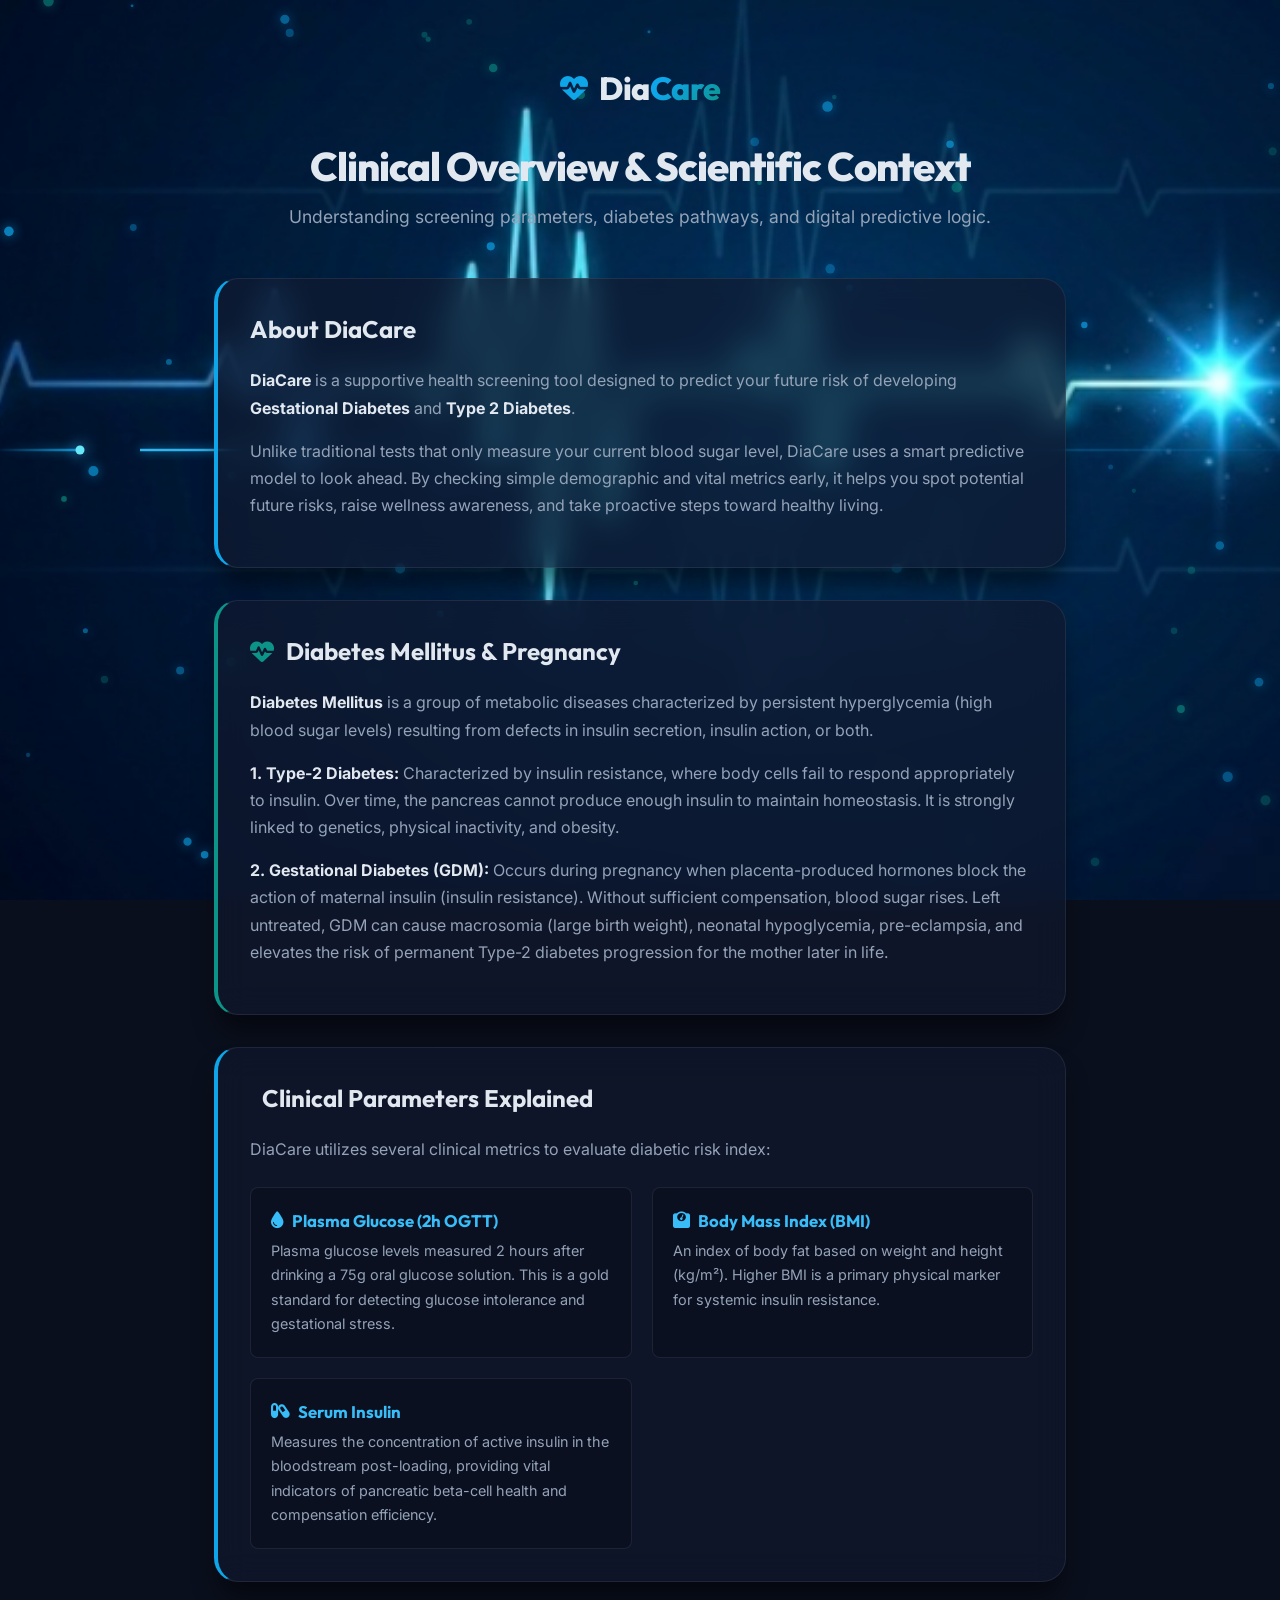
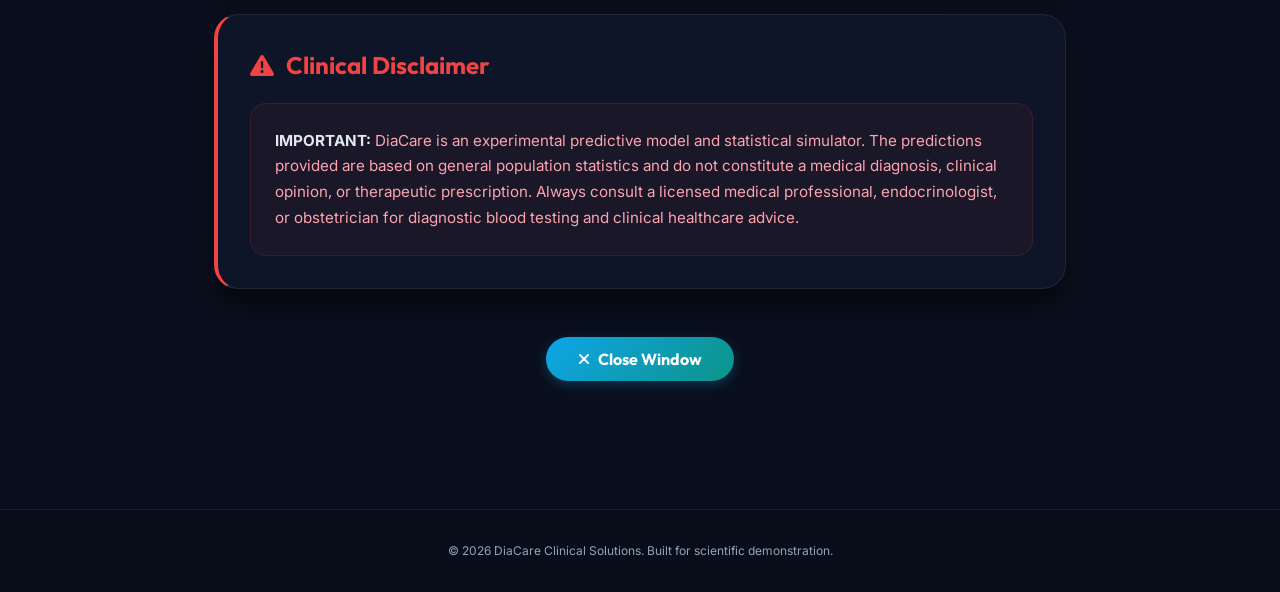
<file: templates/about.html>
<!DOCTYPE html>
<html lang="en">
<head>
    <meta charset="UTF-8">
    <meta name="viewport" content="width=device-width, initial-scale=1.0">
    <title>About DiaCare | Scientific Details</title>
    <meta name="description" content="Learn about gestational and type-2 diabetes risk factors and the DiaCare predictive platform.">
    <!-- Google Fonts -->
    <link rel="preconnect" href="https://fonts.googleapis.com">
    <link rel="preconnect" href="https://fonts.gstatic.com" crossorigin>
    <link href="https://fonts.googleapis.com/css2?family=Inter:wght@300;400;500;600;700&family=Outfit:wght@400;500;600;700;800&display=swap" rel="stylesheet">
    <!-- FontAwesome Icons -->
    <link rel="stylesheet" href="https://cdnjs.cloudflare.com/ajax/libs/font-awesome/6.4.0/css/all.min.css">
    <!-- Stylesheet -->
    <link rel="stylesheet" href="../static/css/style.css?v=1.2">
    <style>
        .about-container {
            max-width: 900px;
            margin: 4rem auto;
            padding: 0 1.5rem;
            z-index: 1;
            position: relative;
        }
        .about-header {
            text-align: center;
            margin-bottom: 3rem;
        }
        .about-header h1 {
            font-family: var(--font-heading);
            font-size: 2.5rem;
            font-weight: 800;
            letter-spacing: -1px;
            margin-bottom: 0.5rem;
        }
        .about-card {
            margin-bottom: 2rem;
            border-left: 4px solid var(--color-primary);
        }
        .about-card.secondary-accent {
            border-left: 4px solid var(--color-secondary);
        }
        .about-card.danger-accent {
            border-left: 4px solid var(--color-high);
        }
        .section-title {
            font-family: var(--font-heading);
            font-size: 1.5rem;
            font-weight: 700;
            margin-bottom: 1.25rem;
            color: var(--color-text);
            display: flex;
            align-items: center;
            gap: 0.75rem;
        }
        .section-title i {
            color: var(--color-primary);
        }
        .about-card.secondary-accent .section-title i {
            color: var(--color-secondary);
        }
        .about-card.danger-accent .section-title i {
            color: var(--color-high);
        }
        .about-text {
            color: var(--color-text-muted);
            font-size: 1rem;
            line-height: 1.7;
            margin-bottom: 1rem;
        }
        .about-text strong {
            color: var(--color-text);
        }
        .param-list {
            list-style: none;
            padding: 0;
            display: grid;
            grid-template-columns: 1fr 1fr;
            gap: 1.25rem;
            margin-top: 1.5rem;
        }
        @media (max-width: 768px) {
            .param-list {
                grid-template-columns: 1fr;
            }
        }
        .param-item {
            background: rgba(0, 0, 0, 0.2);
            padding: 1.25rem;
            border-radius: var(--radius-sm);
            border: 1px solid var(--border-color);
        }
        .param-name {
            font-family: var(--font-heading);
            font-size: 1.05rem;
            font-weight: 700;
            color: var(--color-highlight);
            margin-bottom: 0.35rem;
            display: flex;
            align-items: center;
            gap: 0.5rem;
        }
        .disclaimer-box {
            background: rgba(239, 68, 68, 0.05);
            padding: 1.5rem;
            border-radius: var(--radius-md);
            border: 1px solid rgba(239, 68, 68, 0.15);
        }
        .close-btn-container {
            text-align: center;
            margin-top: 3rem;
        }
    </style>
</head>
<body class="dark-mode">
    <!-- Background Elements -->
    <div class="app-bg-container">
        <div class="app-bg-parallax">
            <div class="app-bg-image"></div>
        </div>
        <div class="app-bg-overlay"></div>
        <div class="bg-glow bg-glow-1"></div>
        <div class="bg-glow bg-glow-2"></div>
        <canvas id="bg-particles"></canvas>
    </div>

    <main class="about-container">
        <header class="about-header">
            <div class="logo" style="justify-content: center; margin-bottom: 1.5rem;">
                <i class="fa-solid fa-heart-pulse logo-icon"></i>
                <span style="font-size: 2rem;">Dia<span class="highlight">Care</span></span>
            </div>
            <h1>Clinical Overview & Scientific Context</h1>
            <p style="color: var(--color-text-muted); font-size: 1.1rem;">Understanding screening parameters, diabetes pathways, and digital predictive logic.</p>
        </header>

        <!-- What is DiaCare -->
        <section class="card about-card">
            <h2 class="section-title">About DiaCare</h2>
            <p class="about-text">
                <strong>DiaCare</strong> is a supportive health screening tool designed to predict your future risk of developing <strong>Gestational Diabetes</strong> and <strong>Type 2 Diabetes</strong>.
            </p>
            <p class="about-text">
                Unlike traditional tests that only measure your current blood sugar level, DiaCare uses a smart predictive model to look ahead. By checking simple demographic and vital metrics early, it helps you spot potential future risks, raise wellness awareness, and take proactive steps toward healthy living.
            </p>
        </section>

        <!-- Diabetes Explained -->
        <section class="card about-card secondary-accent">
            <h2 class="section-title"><i class="fa-solid fa-heart-pulse"></i> Diabetes Mellitus & Pregnancy</h2>
            <p class="about-text">
                <strong>Diabetes Mellitus</strong> is a group of metabolic diseases characterized by persistent hyperglycemia (high blood sugar levels) resulting from defects in insulin secretion, insulin action, or both.
            </p>
            <p class="about-text">
                <strong>1. Type-2 Diabetes:</strong> Characterized by insulin resistance, where body cells fail to respond appropriately to insulin. Over time, the pancreas cannot produce enough insulin to maintain homeostasis. It is strongly linked to genetics, physical inactivity, and obesity.
            </p>
            <p class="about-text">
                <strong>2. Gestational Diabetes (GDM):</strong> Occurs during pregnancy when placenta-produced hormones block the action of maternal insulin (insulin resistance). Without sufficient compensation, blood sugar rises. Left untreated, GDM can cause macrosomia (large birth weight), neonatal hypoglycemia, pre-eclampsia, and elevates the risk of permanent Type-2 diabetes progression for the mother later in life.
            </p>
        </section>

        <!-- Clinical Parameters -->
        <section class="card about-card">
            <h2 class="section-title"><i class="fa-solid fa-vial-medical"></i> Clinical Parameters Explained</h2>
            <p class="about-text">DiaCare utilizes several clinical metrics to evaluate diabetic risk index:</p>
            
            <ul class="param-list">
                <li class="param-item">
                    <div class="param-name"><i class="fa-solid fa-droplet"></i> Plasma Glucose (2h OGTT)</div>
                    <p class="about-text" style="font-size: 0.9rem; margin-bottom: 0;">Plasma glucose levels measured 2 hours after drinking a 75g oral glucose solution. This is a gold standard for detecting glucose intolerance and gestational stress.</p>
                </li>
                <li class="param-item">
                    <div class="param-name"><i class="fa-solid fa-weight-scale"></i> Body Mass Index (BMI)</div>
                    <p class="about-text" style="font-size: 0.9rem; margin-bottom: 0;">An index of body fat based on weight and height (kg/m²). Higher BMI is a primary physical marker for systemic insulin resistance.</p>
                </li>
                <li class="param-item">
                    <div class="param-name"><i class="fa-solid fa-capsules"></i> Serum Insulin</div>
                    <p class="about-text" style="font-size: 0.9rem; margin-bottom: 0;">Measures the concentration of active insulin in the bloodstream post-loading, providing vital indicators of pancreatic beta-cell health and compensation efficiency.</p>
                </li>
            </ul>
        </section>

        <!-- Scientific Disclaimer -->
        <section class="card about-card danger-accent">
            <h2 class="section-title" style="color: var(--color-high);"><i class="fa-solid fa-triangle-exclamation"></i> Clinical Disclaimer</h2>
            <div class="disclaimer-box">
                <p class="about-text" style="color: #fda4af; font-size: 0.95rem; margin-bottom: 0;">
                    <strong>IMPORTANT:</strong> DiaCare is an experimental predictive model and statistical simulator. The predictions provided are based on general population statistics and do not constitute a medical diagnosis, clinical opinion, or therapeutic prescription. Always consult a licensed medical professional, endocrinologist, or obstetrician for diagnostic blood testing and clinical healthcare advice.
                </p>
            </div>
        </section>

        <div class="close-btn-container">
            <button class="btn btn-primary" onclick="window.close();" style="border-radius: 30px; padding: 0.75rem 2rem;">
                <i class="fa-solid fa-xmark"></i> Close Window
            </button>
        </div>
    </main>

    <footer class="app-footer">
        <p>© 2026 DiaCare Clinical Solutions. Built for scientific demonstration.</p>
    </footer>

    <!-- Background Script -->
    <script>
        document.addEventListener('DOMContentLoaded', () => {
            // Parallax Shift
            const bgParallax = document.querySelector('.app-bg-parallax');
            if (bgParallax) {
                window.addEventListener('mousemove', (e) => {
                    const mouseX = e.clientX / window.innerWidth - 0.5;
                    const mouseY = e.clientY / window.innerHeight - 0.5;
                    bgParallax.style.transform = `translate(${mouseX * -25}px, ${mouseY * -25}px)`;
                });
            }

            // Background Particle & ECG System
            const canvas = document.getElementById('bg-particles');
            if (canvas) {
                const ctx = canvas.getContext('2d');
                let particles = [];
                let mouse = { x: null, y: null, radius: 120 };

                // ECG Wave variables
                let points = [];
                let sweepX = 0;
                const sweepSpeed = 4; // pixels per frame
                const blankGap = 60; // gap ahead of sweep head
                let ecgCycleTime = 0;
                
                // Heartbeat timing configuration
                const heartbeatDuration = 60; // 1 second pulse at 60fps
                const restDuration = 40;      // rest period between heartbeats
                const totalCycle = heartbeatDuration + restDuration;

                function resizeCanvas() {
                    canvas.width = window.innerWidth;
                    canvas.height = window.innerHeight;
                    
                    // Initialize points array with baseline (centered vertically)
                    const baseline = canvas.height * 0.5;
                    points = new Array(Math.ceil(canvas.width)).fill(baseline);
                    
                    initParticles();
                }
                window.addEventListener('resize', resizeCanvas);

                window.addEventListener('mousemove', (e) => {
                    mouse.x = e.clientX;
                    mouse.y = e.clientY;
                });
                window.addEventListener('mouseleave', () => {
                    mouse.x = null;
                    mouse.y = null;
                });

                class Particle {
                    constructor() {
                        this.x = Math.random() * canvas.width;
                        this.y = Math.random() * canvas.height;
                        this.size = Math.random() * 4.2 + 1.2;
                        this.speedX = Math.random() * 0.3 - 0.15;
                        this.speedY = Math.random() * -0.4 - 0.1;
                        this.color = Math.random() > 0.5 ? '#0ea5e9' : '#0d9488';
                        this.alpha = Math.random() * 0.45 + 0.25;
                        this.baseAlpha = this.alpha;
                    }
                    update() {
                        this.x += this.speedX;
                        this.y += this.speedY;
                        if (this.x < 0 || this.x > canvas.width) this.speedX *= -1;
                        if (this.y < -10) {
                            this.y = canvas.height + 10;
                            this.x = Math.random() * canvas.width;
                        }
                        if (mouse.x !== null && mouse.y !== null) {
                            const dx = this.x - mouse.x;
                            const dy = this.y - mouse.y;
                            const distance = Math.sqrt(dx * dx + dy * dy);
                            if (distance < mouse.radius) {
                                const force = (mouse.radius - distance) / mouse.radius;
                                this.x += (dx / distance) * force * 1.5;
                                this.y += (dy / distance) * force * 1.5;
                                this.alpha = Math.min(this.baseAlpha * 2.2, 0.85);
                            } else {
                                if (this.alpha > this.baseAlpha) this.alpha -= 0.01;
                            }
                        }
                    }
                    draw() {
                        ctx.save();
                        ctx.globalAlpha = this.alpha;
                        ctx.beginPath();
                        ctx.arc(this.x, this.y, this.size, 0, Math.PI * 2);
                        ctx.fillStyle = this.color;
                        
                        ctx.shadowBlur = this.size > 2.0 ? 12 : 6;
                        ctx.shadowColor = this.color;
                        
                        ctx.fill();
                        ctx.restore();
                    }
                }

                function initParticles() {
                    particles = [];
                    const count = Math.min(Math.floor((canvas.width * canvas.height) / 14000), 140);
                    for (let i = 0; i < count; i++) particles.push(new Particle());
                }

                function getECGValue(t) {
                    if (t >= heartbeatDuration) return 0;
                    const percent = t / heartbeatDuration;
                    
                    if (percent < 0.1) {
                        return Math.sin((percent / 0.1) * Math.PI) * 6; // P wave
                    }
                    if (percent < 0.18) {
                        return 0;
                    }
                    if (percent < 0.22) {
                        return -((percent - 0.18) / 0.04) * 4; // Q wave
                    }
                    if (percent < 0.27) {
                        const rPercent = (percent - 0.22) / 0.05;
                        if (rPercent < 0.5) {
                            return -4 + (rPercent / 0.5) * 54; // R spike up
                        } else {
                            return 50 - ((rPercent - 0.5) / 0.5) * 65; // R spike down
                        }
                    }
                    if (percent < 0.31) {
                        const sPercent = (percent - 0.27) / 0.04;
                        return -15 + (sPercent * 15); // S wave recovery
                    }
                    if (percent < 0.42) {
                        return 0;
                    }
                    if (percent < 0.6) {
                        return Math.sin(((percent - 0.42) / 0.18) * Math.PI) * 10; // T wave
                    }
                    return 0;
                }

                function updateECG() {
                    const baseline = canvas.height * 0.5;
                    for (let s = 0; s < sweepSpeed; s++) {
                        sweepX = (sweepX + 1) % canvas.width;
                        for (let g = 0; g < blankGap; g++) {
                            const eraseIdx = (sweepX + g) % canvas.width;
                            points[eraseIdx] = null;
                        }
                        ecgCycleTime = (ecgCycleTime + 1) % totalCycle;
                        const ecgHeight = getECGValue(ecgCycleTime);
                        points[sweepX] = baseline - ecgHeight;
                    }
                }

                function drawECG() {
                    ctx.save();
                    ctx.shadowBlur = 10;
                    ctx.shadowColor = '#0ea5e9';
                    ctx.lineWidth = 2.5;
                    
                    const grad = ctx.createLinearGradient(0, 0, canvas.width, 0);
                    const stopMain = sweepX / canvas.width;
                    const stopFade = Math.max(0, (sweepX - 300) / canvas.width);
                    const stopBright = Math.min(1, (sweepX + 5) / canvas.width);
                    
                    grad.addColorStop(0, 'rgba(14, 165, 233, 0.05)');
                    if (stopFade > 0 && stopFade < 1) {
                        grad.addColorStop(stopFade, 'rgba(14, 165, 233, 0.08)');
                    }
                    if (stopMain > 0 && stopMain < 1) {
                        grad.addColorStop(stopMain, 'rgba(14, 165, 233, 0.85)');
                    }
                    grad.addColorStop(stopBright, 'rgba(56, 189, 248, 1)');
                    if (stopBright < 1) {
                        grad.addColorStop(1, 'rgba(14, 165, 233, 0.05)');
                    }
                    
                    ctx.strokeStyle = grad;
                    ctx.beginPath();
                    let started = false;
                    
                    for (let i = 0; i < canvas.width; i++) {
                        if (points[i] === null) {
                            started = false;
                            continue;
                        }
                        if (!started) {
                            ctx.moveTo(i, points[i]);
                            started = true;
                        } else {
                            ctx.lineTo(i, points[i]);
                        }
                    }
                    ctx.stroke();
                    
                    const currentY = points[sweepX];
                    if (currentY !== null) {
                        ctx.beginPath();
                        ctx.arc(sweepX, currentY, 4.5, 0, Math.PI * 2);
                        ctx.fillStyle = '#67e8f9';
                        ctx.shadowBlur = 15;
                        ctx.shadowColor = '#38bdf8';
                        ctx.fill();
                    }
                    ctx.restore();
                }

                function drawConstellation() {
                    if (mouse.x === null || mouse.y === null) return;
                    particles.forEach(p => {
                        const dx = p.x - mouse.x;
                        const dy = p.y - mouse.y;
                        const distance = Math.sqrt(dx * dx + dy * dy);
                        if (distance < mouse.radius) {
                            ctx.save();
                            ctx.beginPath();
                            ctx.moveTo(mouse.x, mouse.y);
                            ctx.lineTo(p.x, p.y);
                            const alpha = ((mouse.radius - distance) / mouse.radius) * 0.35;
                            ctx.strokeStyle = p.color === '#0ea5e9' ? `rgba(14, 165, 233, ${alpha})` : `rgba(13, 148, 136, ${alpha})`;
                            ctx.lineWidth = 1.0;
                            ctx.shadowBlur = 4;
                            ctx.shadowColor = p.color;
                            ctx.stroke();
                            ctx.restore();
                        }
                    });
                }

                function animate() {
                    ctx.clearRect(0, 0, canvas.width, canvas.height);
                    updateECG();
                    drawECG();
                    drawConstellation();
                    for (let i = 0; i < particles.length; i++) {
                        particles[i].update();
                        particles[i].draw();
                    }
                    requestAnimationFrame(animate);
                }

                resizeCanvas();
                animate();
            }
        });
    </script>
</body>
</html>
</file>
<file: static/css/style.css>
/* CSS Design System for DiaCare */

:root {
    /* Fonts */
    --font-heading: 'Outfit', sans-serif;
    --font-body: 'Inter', sans-serif;

    /* Theme colors: Dark Mode (Default) */
    --bg-base: #0a0f1d;
    --bg-surface: rgba(18, 26, 47, 0.65);
    --bg-card: rgba(22, 33, 62, 0.45);
    --border-color: rgba(255, 255, 255, 0.08);
    --border-hover: rgba(5, 172, 172, 0.4);
    
    --color-text: #e2e8f0;
    --color-text-muted: #94a3b8;
    --color-primary: #0ea5e9;
    --color-primary-glow: rgba(14, 165, 233, 0.15);
    --color-secondary: #0d9488;
    --color-highlight: #38bdf8;
    
    /* Risk Levels */
    --color-low: #10b981;
    --color-low-glow: rgba(16, 185, 129, 0.15);
    --color-mid: #f59e0b;
    --color-mid-glow: rgba(245, 158, 11, 0.15);
    --color-high: #ef4444;
    --color-high-glow: rgba(239, 68, 68, 0.2);

    /* UI Transitions & Shadows */
    --transition-fast: 0.2s cubic-bezier(0.4, 0, 0.2, 1);
    --transition-normal: 0.35s cubic-bezier(0.4, 0, 0.2, 1);
    --shadow-sm: 0 4px 6px -1px rgba(0, 0, 0, 0.1);
    --shadow-md: 0 10px 15px -3px rgba(0, 0, 0, 0.3);
    --shadow-lg: 0 20px 25px -5px rgba(0, 0, 0, 0.5);
    
    /* Layout */
    --radius-sm: 8px;
    --radius-md: 16px;
    --radius-lg: 24px;
}

/* Light Mode Variables Override */
body.light-mode {
    --bg-base: #f8fafc;
    --bg-surface: rgba(255, 255, 255, 0.85);
    --bg-card: #ffffff;
    --border-color: rgba(0, 0, 0, 0.08);
    --border-hover: rgba(13, 148, 136, 0.5);
    
    --color-text: #1e293b;
    --color-text-muted: #64748b;
    --color-primary: #0284c7;
    --color-primary-glow: rgba(2, 132, 199, 0.1);
    --color-secondary: #0d9488;
    --color-highlight: #0284c7;
    
    --color-low-glow: rgba(16, 185, 129, 0.1);
    --color-mid-glow: rgba(245, 158, 11, 0.1);
    --color-high-glow: rgba(239, 68, 68, 0.1);
    
    --shadow-md: 0 10px 15px -3px rgba(0, 0, 0, 0.05);
    --shadow-lg: 0 20px 25px -5px rgba(0, 0, 0, 0.1);
}

/* Base resets & layouts */
* {
    margin: 0;
    padding: 0;
    box-sizing: border-box;
}

body {
    background-color: var(--bg-base);
    color: var(--color-text);
    font-family: var(--font-body);
    line-height: 1.5;
    overflow-x: hidden;
    min-height: 100vh;
    display: flex;
    flex-direction: column;
    transition: background-color var(--transition-normal), color var(--transition-normal);
    position: relative;
}

/* Background container & elements */
.app-bg-container {
    position: fixed;
    top: 0;
    left: 0;
    width: 100vw;
    height: 100vh;
    z-index: -2;
    overflow: hidden;
    pointer-events: none;
}

.app-bg-parallax {
    position: absolute;
    top: -5%;
    left: -5%;
    width: 110%;
    height: 110%;
    will-change: transform;
    transition: transform 0.4s cubic-bezier(0.25, 0.46, 0.45, 0.94);
}

.app-bg-image {
    position: absolute;
    top: 0;
    left: 0;
    width: 100%;
    height: 100%;
    background-image: url('../images/medical-bg.png');
    background-size: cover;
    background-position: right center;
    background-repeat: no-repeat;
    animation: kenBurns 60s infinite ease-in-out alternate;
    will-change: transform;
}

@keyframes kenBurns {
    0% {
        transform: scale(1.02) translate(0, 0);
    }
    100% {
        transform: scale(1.1) translate(-2%, -1%);
    }
}

.app-bg-overlay {
    position: absolute;
    top: 0;
    left: 0;
    width: 100%;
    height: 100%;
    z-index: -1;
    transition: background var(--transition-normal);
}

body.dark-mode .app-bg-overlay {
    background: linear-gradient(135deg, rgba(10, 15, 29, 0.85) 0%, rgba(10, 15, 29, 0.65) 100%);
}

body.light-mode .app-bg-overlay {
    background: linear-gradient(135deg, rgba(248, 250, 252, 0.92) 0%, rgba(248, 250, 252, 0.82) 100%);
}

body.light-mode .app-bg-image {
    filter: brightness(1.2) contrast(0.9) saturate(0.85) opacity(0.3);
}

/* Glowing aesthetic blobs */
.bg-glow {
    position: absolute;
    width: 600px;
    height: 600px;
    border-radius: 50%;
    filter: blur(150px);
    opacity: 0.12;
    pointer-events: none;
    z-index: -1;
    transition: opacity var(--transition-normal);
}
.bg-glow-1 {
    top: -200px;
    left: -100px;
    background: radial-gradient(circle, var(--color-primary) 0%, transparent 70%);
}
.bg-glow-2 {
    bottom: -100px;
    right: -100px;
    background: radial-gradient(circle, var(--color-secondary) 0%, transparent 70%);
}
body.light-mode .bg-glow {
    opacity: 0.05;
}

#bg-particles {
    position: absolute;
    top: 0;
    left: 0;
    width: 100%;
    height: 100%;
    z-index: 0;
}

/* App Header */
.app-header {
    width: 100%;
    padding: 1rem 2rem;
    display: flex;
    justify-content: space-between;
    align-items: center;
    border-bottom: 1px solid var(--border-color);
    background: rgba(10, 15, 29, 0.75);
    backdrop-filter: blur(16px);
    z-index: 100;
    position: sticky;
    top: 0;
}

.logo {
    display: flex;
    align-items: center;
    gap: 0.75rem;
    font-family: var(--font-heading);
    font-size: 1.5rem;
    font-weight: 800;
    letter-spacing: -0.5px;
}

.logo-icon {
    color: var(--color-primary);
    font-size: 1.75rem;
    animation: heartBeat 2s infinite ease-in-out;
}

@keyframes heartBeat {
    0%, 100% { transform: scale(1); }
    15% { transform: scale(1.12); }
    30% { transform: scale(1); }
    45% { transform: scale(1.15); }
    60% { transform: scale(1); }
}

.logo .highlight {
    background: linear-gradient(135deg, var(--color-primary) 30%, var(--color-secondary));
    -webkit-background-clip: text;
    -webkit-text-fill-color: transparent;
}

.header-actions {
    display: flex;
    align-items: center;
    gap: 1rem;
}

.icon-btn {
    background: transparent;
    border: 1px solid var(--border-color);
    width: 40px;
    height: 40px;
    border-radius: 50%;
    color: var(--color-text);
    display: flex;
    align-items: center;
    justify-content: center;
    cursor: pointer;
    font-size: 1.1rem;
    transition: var(--transition-fast);
    text-decoration: none;
}

.icon-btn:hover {
    background: var(--color-primary-glow);
    border-color: var(--border-hover);
    transform: translateY(-2px);
}

/* Toggle icon display based on body class */
body.dark-mode .icon-sun { display: none; }
body.dark-mode .icon-moon { display: block; color: var(--color-highlight); }
body.light-mode .icon-sun { display: block; color: #eab308; }
body.light-mode .icon-moon { display: none; }

/* Main layout wrapper */
.app-container {
    flex: 1;
    max-width: 1200px;
    width: 100%;
    margin: 0 auto;
    padding: 2.5rem 1.5rem;
    position: relative;
    z-index: 1;
}

.intro-section {
    text-align: center;
    margin-bottom: 3rem;
}

.intro-section h1 {
    font-family: var(--font-heading);
    font-size: 2.75rem;
    font-weight: 800;
    margin-bottom: 0.75rem;
    letter-spacing: -1px;
}

.intro-section .subtitle {
    color: var(--color-text-muted);
    font-size: 1.125rem;
    max-width: 700px;
    margin: 0 auto;
    font-weight: 400;
}

/* Grid Dashboard layout */
.grid-layout {
    display: grid;
    grid-template-columns: 1.2fr 1fr;
    gap: 2rem;
    align-items: start;
}

/* Premium Card Design */
.card {
    background: var(--bg-surface);
    border: 1px solid var(--border-color);
    border-radius: var(--radius-lg);
    padding: 2rem;
    backdrop-filter: blur(16px);
    box-shadow: var(--shadow-lg);
    transition: transform var(--transition-normal), border-color var(--transition-normal);
}

.card:hover {
    border-color: rgba(255, 255, 255, 0.12);
}

.card-header {
    display: flex;
    justify-content: space-between;
    align-items: center;
    border-bottom: 1px solid var(--border-color);
    padding-bottom: 1.25rem;
    margin-bottom: 2rem;
}

.card-header h2 {
    font-family: var(--font-heading);
    font-size: 1.5rem;
    font-weight: 700;
    display: flex;
    align-items: center;
    gap: 0.75rem;
}

.card-header h2 i {
    color: var(--color-primary);
}

/* Form Steps Indicator */
.step-indicator {
    display: flex;
    align-items: center;
    gap: 0.5rem;
}

.step-dot {
    width: 30px;
    height: 30px;
    border-radius: 50%;
    background: var(--bg-base);
    border: 1px solid var(--border-color);
    color: var(--color-text-muted);
    display: flex;
    align-items: center;
    justify-content: center;
    font-size: 0.875rem;
    font-weight: 700;
    transition: var(--transition-fast);
}

.step-dot.active {
    background: var(--color-primary);
    border-color: var(--color-primary);
    color: #ffffff;
    box-shadow: 0 0 12px rgba(14, 165, 233, 0.4);
}

.step-dot.completed {
    background: var(--color-secondary);
    border-color: var(--color-secondary);
    color: #ffffff;
}

.step-line {
    width: 30px;
    height: 2px;
    background: var(--border-color);
    transition: var(--transition-fast);
}

.step-line.completed {
    background: var(--color-secondary);
}

/* Multi-step Form Animations */
.form-step {
    display: none;
}

.form-step.active {
    display: block;
    animation: slideIn var(--transition-normal) forwards;
}

@keyframes slideIn {
    from {
        opacity: 0;
        transform: translateX(15px);
    }
    to {
        opacity: 1;
        transform: translateX(0);
    }
}

.step-title {
    font-family: var(--font-heading);
    font-size: 1.25rem;
    font-weight: 600;
    margin-bottom: 0.5rem;
}

.step-desc {
    color: var(--color-text-muted);
    font-size: 0.875rem;
    margin-bottom: 1.5rem;
}

/* Inputs and Forms */
.input-group {
    margin-bottom: 1.5rem;
    display: flex;
    flex-direction: column;
    gap: 0.5rem;
}

.input-group label {
    font-size: 0.875rem;
    font-weight: 600;
    color: var(--color-text);
    display: flex;
    align-items: center;
    gap: 0.5rem;
}

.info-trigger {
    color: var(--color-text-muted);
    cursor: pointer;
    transition: var(--transition-fast);
    position: relative;
    display: inline-block;
}

.info-trigger:hover {
    color: var(--color-primary);
}

/* Tooltip Custom styles */
.info-trigger::after {
    content: attr(data-tooltip);
    position: absolute;
    bottom: 125%;
    left: 50%;
    transform: translateX(-50%) scale(0.9);
    background: #0f172a;
    color: #f8fafc;
    border: 1px solid rgba(255,255,255,0.1);
    padding: 0.75rem 1rem;
    border-radius: var(--radius-sm);
    font-size: 0.75rem;
    width: 250px;
    text-align: center;
    white-space: normal;
    pointer-events: none;
    opacity: 0;
    transition: opacity 0.25s, transform 0.25s;
    z-index: 100;
    box-shadow: 0 10px 15px rgba(0,0,0,0.5);
}

.info-trigger:hover::after {
    opacity: 1;
    transform: translateX(-50%) scale(1);
}

.input-wrapper {
    position: relative;
    display: flex;
    align-items: center;
}

.input-wrapper input {
    width: 100%;
    background: rgba(10, 15, 30, 0.4);
    border: 1px solid var(--border-color);
    padding: 0.875rem 1rem 0.875rem 2.75rem;
    color: var(--color-text);
    font-family: var(--font-body);
    font-size: 1rem;
    border-radius: var(--radius-sm);
    transition: var(--transition-fast);
}

body.light-mode .input-wrapper input {
    background: rgba(255, 255, 255, 0.8);
}

.input-wrapper input:focus {
    outline: none;
    border-color: var(--color-primary);
    box-shadow: 0 0 10px rgba(14, 165, 233, 0.2);
    background: rgba(10, 15, 30, 0.6);
}

.input-icon {
    position: absolute;
    left: 1rem;
    color: var(--color-text-muted);
    font-size: 1.1rem;
    pointer-events: none;
    transition: var(--transition-fast);
}

.input-wrapper input:focus + .input-icon {
    color: var(--color-primary);
}

.unit {
    position: absolute;
    right: 1rem;
    font-size: 0.85rem;
    color: var(--color-text-muted);
    pointer-events: none;
}

/* Error states */
.error-msg {
    font-size: 0.75rem;
    color: var(--color-high);
    min-height: 1.25rem;
    opacity: 0;
    transition: opacity var(--transition-fast);
}

.error-msg.visible {
    opacity: 1;
}

.input-wrapper.error input {
    border-color: var(--color-high);
    box-shadow: 0 0 8px rgba(239, 68, 68, 0.15);
}

/* Interactive Buttons */
.btn {
    padding: 0.875rem 1.5rem;
    border-radius: var(--radius-sm);
    font-family: var(--font-heading);
    font-size: 1rem;
    font-weight: 700;
    cursor: pointer;
    display: inline-flex;
    align-items: center;
    justify-content: center;
    gap: 0.5rem;
    transition: var(--transition-fast);
    border: none;
}

.btn-primary {
    background: linear-gradient(135deg, var(--color-primary), var(--color-secondary));
    color: #ffffff;
    box-shadow: 0 4px 12px rgba(14, 165, 233, 0.25);
}

.btn-primary:hover:not(:disabled) {
    transform: translateY(-2px);
    box-shadow: 0 6px 18px rgba(14, 165, 233, 0.4);
}

.btn-secondary {
    background: transparent;
    border: 1px solid var(--border-color);
    color: var(--color-text);
}

.btn-secondary:hover:not(:disabled) {
    background: rgba(255, 255, 255, 0.05);
    border-color: var(--color-text-muted);
}

.btn-success {
    background: linear-gradient(135deg, var(--color-low), #0d9488);
    color: #ffffff;
    box-shadow: 0 4px 12px rgba(16, 185, 129, 0.25);
}

.btn-success:hover:not(:disabled) {
    transform: translateY(-2px);
    box-shadow: 0 6px 18px rgba(16, 185, 129, 0.4);
}

.btn-block {
    width: 100%;
}

.btn:disabled, .btn.disabled {
    opacity: 0.4;
    cursor: not-allowed;
    transform: none !important;
    box-shadow: none !important;
}

.form-actions {
    display: flex;
    justify-content: space-between;
    margin-top: 2.5rem;
}

.hidden {
    display: none !important;
}

/* Results Card Placeholder view */
.result-placeholder {
    display: flex;
    flex-direction: column;
    align-items: center;
    justify-content: center;
    text-align: center;
    min-height: 400px;
    color: var(--color-text-muted);
    gap: 1.25rem;
}

.pulse-icon {
    font-size: 3.5rem;
    color: var(--color-primary-glow);
    background: rgba(14, 165, 233, 0.05);
    width: 100px;
    height: 100px;
    border-radius: 50%;
    display: flex;
    align-items: center;
    justify-content: center;
    border: 2px dashed rgba(14, 165, 233, 0.2);
    animation: radialPulse 2.5s infinite;
}

@keyframes radialPulse {
    0% {
        box-shadow: 0 0 0 0 rgba(14, 165, 233, 0.2);
        transform: scale(1);
    }
    70% {
        box-shadow: 0 0 0 20px rgba(14, 165, 233, 0);
        transform: scale(1.03);
    }
    100% {
        box-shadow: 0 0 0 0 rgba(14, 165, 233, 0);
        transform: scale(1);
    }
}

.result-placeholder h3 {
    font-family: var(--font-heading);
    font-size: 1.35rem;
    font-weight: 600;
    color: var(--color-text);
}

.result-placeholder p {
    font-size: 0.95rem;
    max-width: 320px;
}

/* Results Display styles */
.result-display {
    animation: fadeIn var(--transition-normal) forwards;
}

@keyframes fadeIn {
    from { opacity: 0; transform: translateY(10px); }
    to { opacity: 1; transform: translateY(0); }
}

.timestamp {
    font-size: 0.8rem;
    color: var(--color-text-muted);
    border: 1px solid var(--border-color);
    padding: 0.25rem 0.75rem;
    border-radius: 20px;
    background: rgba(0,0,0,0.1);
}

/* SVG Circular Gauge */
.gauge-container {
    position: relative;
    width: 200px;
    height: 200px;
    margin: 1.5rem auto;
}

.gauge-svg {
    transform: rotate(-90deg);
    width: 100%;
    height: 100%;
}

.gauge-track {
    fill: none;
    stroke: var(--border-color);
    stroke-width: 12px;
}

.gauge-fill {
    fill: none;
    stroke: var(--color-primary);
    stroke-width: 12px;
    stroke-linecap: round;
    /* Circumference is 2 * pi * r = 2 * 3.14159 * 80 = 502.65 */
    stroke-dasharray: 502.65;
    stroke-dashoffset: 502.65;
    transition: stroke-dashoffset 1.5s cubic-bezier(0.1, 0.8, 0.2, 1), stroke var(--transition-normal);
}

.gauge-center {
    position: absolute;
    top: 50%;
    left: 50%;
    transform: translate(-50%, -50%);
    display: flex;
    flex-direction: column;
    align-items: center;
}

.gauge-val {
    font-family: var(--font-heading);
    font-size: 2.25rem;
    font-weight: 800;
    color: var(--color-text);
    line-height: 1.1;
}

.gauge-lbl {
    font-size: 0.75rem;
    text-transform: uppercase;
    letter-spacing: 1.5px;
    color: var(--color-text-muted);
    margin-top: 2px;
}

/* Badge outcome status */
.risk-badge-container {
    text-align: center;
    margin-bottom: 2rem;
}

.risk-badge {
    display: inline-block;
    padding: 0.5rem 1.75rem;
    font-family: var(--font-heading);
    font-weight: 700;
    font-size: 0.95rem;
    border-radius: 50px;
    letter-spacing: 0.5px;
    transition: var(--transition-normal);
}

/* Badge dynamic colors */
.risk-low {
    background: var(--color-low-glow);
    color: var(--color-low);
    border: 1px solid rgba(16, 185, 129, 0.3);
    box-shadow: 0 0 10px rgba(16, 185, 129, 0.1);
}

.risk-mid {
    background: var(--color-mid-glow);
    color: var(--color-mid);
    border: 1px solid rgba(245, 158, 11, 0.3);
    box-shadow: 0 0 10px rgba(245, 158, 11, 0.1);
}

.risk-high {
    background: var(--color-high-glow);
    color: var(--color-high);
    border: 1px solid rgba(239, 68, 68, 0.3);
    box-shadow: 0 0 10px rgba(239, 68, 68, 0.15);
}

/* Interpretation Box */
.interpretation-box {
    background: rgba(0, 0, 0, 0.15);
    border-left: 4px solid var(--color-primary);
    padding: 1rem;
    border-radius: 0 var(--radius-sm) var(--radius-sm) 0;
    margin-bottom: 1.75rem;
}

body.light-mode .interpretation-box {
    background: rgba(0,0,0,0.03);
}

.interpretation-box h4 {
    font-family: var(--font-heading);
    font-size: 0.95rem;
    font-weight: 700;
    margin-bottom: 0.25rem;
}

.interpretation-box p {
    font-size: 0.85rem;
    color: var(--color-text-muted);
}

/* Metric Breakdowns */
.metrics-grid {
    display: grid;
    grid-template-columns: 1fr 1fr;
    gap: 1rem;
    margin-bottom: 1.75rem;
}

.metric-mini-card {
    background: rgba(0,0,0,0.1);
    border: 1px solid var(--border-color);
    padding: 0.875rem;
    border-radius: var(--radius-sm);
    display: flex;
    flex-direction: column;
    gap: 0.5rem;
    transition: var(--transition-fast);
}

body.light-mode .metric-mini-card {
    background: rgba(0,0,0,0.01);
}

.mini-meta {
    display: flex;
    justify-content: space-between;
    align-items: center;
}

.mini-title {
    font-size: 0.75rem;
    color: var(--color-text-muted);
    font-weight: 500;
}

.mini-val {
    font-family: var(--font-heading);
    font-size: 0.9rem;
    font-weight: 700;
}

.mini-status-bar {
    width: 100%;
    height: 4px;
    background: var(--border-color);
    border-radius: 10px;
    overflow: hidden;
}

.mini-fill {
    height: 100%;
    width: 0%;
    border-radius: 10px;
    transition: width 1s ease-in-out, background var(--transition-normal);
}

/* Recommendations Accordion */
.accordion-container {
    margin-bottom: 2rem;
}

.accordion-item {
    border: 1px solid var(--border-color);
    border-radius: var(--radius-sm);
    overflow: hidden;
}

.accordion-header {
    width: 100%;
    padding: 1rem;
    background: transparent;
    border: none;
    color: var(--color-text);
    font-family: var(--font-heading);
    font-weight: 700;
    font-size: 0.95rem;
    display: flex;
    justify-content: space-between;
    align-items: center;
    cursor: pointer;
    transition: var(--transition-fast);
}

.accordion-header:hover {
    background: rgba(255,255,255,0.02);
}

.accordion-header i.arrow {
    font-size: 0.8rem;
    transition: transform 0.25s;
}

.accordion-item.active .accordion-header i.arrow {
    transform: rotate(180deg);
}

.accordion-content {
    max-height: 0;
    overflow: hidden;
    transition: max-height 0.3s ease-out;
    background: rgba(0, 0, 0, 0.08);
}

body.light-mode .accordion-content {
    background: rgba(0,0,0,0.01);
}

.rec-list {
    padding: 1rem 1.25rem 1.25rem 2rem;
    font-size: 0.85rem;
    color: var(--color-text-muted);
    display: flex;
    flex-direction: column;
    gap: 0.5rem;
}

/* Footer layout */
.app-footer {
    width: 100%;
    padding: 2rem;
    text-align: center;
    font-size: 0.75rem;
    color: var(--color-text-muted);
    border-top: 1px solid var(--border-color);
    background: rgba(0, 0, 0, 0.1);
    margin-top: 4rem;
}

/* Responsive Styles */
@media (max-width: 900px) {
    .grid-layout {
        grid-template-columns: 1fr;
    }
    
    .intro-section h1 {
        font-size: 2.25rem;
    }
}

@media (max-width: 600px) {
    .app-container {
        padding: 1.5rem 1rem;
    }
    
    .card {
        padding: 1.5rem;
    }
    
    .form-actions {
        flex-direction: column-reverse;
        gap: 1rem;
    }
    
    .btn {
        width: 100%;
    }
}

/* ==========================================================================
   NEW STYLES: Landing Page, Name Entry, Welcome Banner & Patient Log
   ========================================================================== */

/* Utility Animations & Transitions */
.pulse-glow {
    animation: pulseGlowBtn 2s infinite ease-in-out;
}

@keyframes pulseGlowBtn {
    0%, 100% {
        box-shadow: 0 4px 12px rgba(14, 165, 233, 0.25);
    }
    50% {
        box-shadow: 0 4px 22px rgba(14, 165, 233, 0.6);
        transform: translateY(-1px);
    }
}

/* Landing Section */
.landing-section {
    max-width: 800px;
    margin: 2rem auto;
    padding: 3rem;
    text-align: center;
    border-top: 4px solid var(--color-primary);
    animation: fadeIn var(--transition-normal) forwards;
}

.landing-hero {
    margin-bottom: 2rem;
}

.pulse-icon-large {
    font-size: 4rem;
    color: var(--color-primary);
    margin-bottom: 1.5rem;
    animation: heartBeat 2s infinite ease-in-out;
    display: inline-block;
}

.landing-title {
    font-family: var(--font-heading);
    font-size: 2.5rem;
    font-weight: 800;
    margin-bottom: 0.5rem;
    letter-spacing: -1px;
}

.landing-subtitle {
    font-size: 1.2rem;
    color: var(--color-highlight);
    font-weight: 500;
}

.landing-description {
    color: var(--color-text-muted);
    font-size: 1.05rem;
    line-height: 1.7;
    margin-bottom: 2.5rem;
    max-width: 680px;
    margin-left: auto;
    margin-right: auto;
}

.landing-features-grid {
    display: grid;
    grid-template-columns: repeat(3, 1fr);
    gap: 1.5rem;
    margin-bottom: 3rem;
    text-align: left;
}

@media (max-width: 768px) {
    .landing-features-grid {
        grid-template-columns: 1fr;
    }
}

.feature-card {
    background: rgba(0, 0, 0, 0.2);
    border: 1px solid var(--border-color);
    padding: 1.5rem;
    border-radius: var(--radius-md);
    transition: var(--transition-normal);
}

body.light-mode .feature-card {
    background: rgba(255, 255, 255, 0.5);
}

.feature-card:hover {
    transform: translateY(-5px);
    border-color: var(--border-hover);
}

.feature-icon {
    font-size: 1.75rem;
    color: var(--color-primary);
    margin-bottom: 0.75rem;
}

.feature-card h3 {
    font-family: var(--font-heading);
    font-size: 1.1rem;
    font-weight: 700;
    margin-bottom: 0.5rem;
    color: var(--color-text);
}

.feature-card p {
    font-size: 0.875rem;
    color: var(--color-text-muted);
    line-height: 1.5;
}

.landing-action {
    margin-top: 1rem;
}

/* Patient Name Entry Section */
.name-section {
    max-width: 600px;
    margin: 4rem auto;
    padding: 3rem;
    border-top: 4px solid var(--color-primary);
    animation: fadeIn var(--transition-normal) forwards;
}

.name-header-box {
    text-align: center;
    margin-bottom: 2rem;
}

.name-icon-box {
    width: 64px;
    height: 64px;
    background: var(--color-primary-glow);
    border: 1.5px solid var(--color-primary);
    color: var(--color-primary);
    border-radius: 50%;
    display: flex;
    align-items: center;
    justify-content: center;
    font-size: 2rem;
    margin: 0 auto 1.25rem auto;
    box-shadow: 0 0 15px rgba(14, 165, 233, 0.15);
}

.name-subtitle {
    color: var(--color-text-muted);
    font-size: 0.95rem;
    margin-top: 0.5rem;
    line-height: 1.5;
}

/* Welcome Greeting Banner */
.welcome-banner {
    display: flex;
    align-items: center;
    gap: 1.25rem;
    padding: 1.25rem 2rem;
    margin-bottom: 2.5rem;
    background: linear-gradient(135deg, rgba(14, 165, 233, 0.1) 0%, rgba(13, 148, 136, 0.05) 100%);
    border: 1px solid var(--border-color);
    border-left: 5px solid var(--color-primary);
}

body.light-mode .welcome-banner {
    background: linear-gradient(135deg, rgba(14, 165, 233, 0.05) 0%, rgba(13, 148, 136, 0.02) 100%);
}

.welcome-avatar {
    font-size: 2.5rem;
    color: var(--color-primary);
}

.welcome-text h3 {
    font-family: var(--font-heading);
    font-size: 1.25rem;
    font-weight: 700;
    margin-bottom: 0.15rem;
}

.welcome-text p {
    font-size: 0.9rem;
    color: var(--color-text-muted);
}

/* Patient Details Log inside Diagnostic Report */
.patient-log-box {
    background: rgba(0, 0, 0, 0.15);
    border: 1px solid var(--border-color);
    border-radius: var(--radius-sm);
    padding: 1.25rem;
    margin-bottom: 1.5rem;
}

body.light-mode .patient-log-box {
    background: rgba(0, 0, 0, 0.02);
}

.patient-log-title {
    font-family: var(--font-heading);
    font-size: 1rem;
    font-weight: 700;
    margin-bottom: 1rem;
    color: var(--color-text);
    display: flex;
    align-items: center;
    gap: 0.5rem;
}

.patient-log-title i {
    color: var(--color-secondary);
}

.patient-log-grid {
    display: grid;
    grid-template-columns: repeat(2, 1fr);
    gap: 0.75rem 1.5rem;
}

@media (max-width: 480px) {
    .patient-log-grid {
        grid-template-columns: 1fr;
    }
}

.log-item {
    display: flex;
    justify-content: space-between;
    align-items: center;
    font-size: 0.875rem;
    padding-bottom: 0.4rem;
    border-bottom: 1px solid rgba(255, 255, 255, 0.03);
}

body.light-mode .log-item {
    border-bottom: 1px solid rgba(0, 0, 0, 0.03);
}

.log-item:last-child {
    border-bottom: none;
    padding-bottom: 0;
}

.log-label {
    color: var(--color-text-muted);
    font-weight: 500;
}

.log-value {
    font-weight: 700;
    color: var(--color-text);
}

/* Custom Blended Landing Image Styles */
.landing-image-container {
    display: flex;
    justify-content: center;
    align-items: center;
    margin: 2rem auto;
    max-width: 420px;
    width: 100%;
    border-radius: var(--radius-md);
    overflow: hidden;
    position: relative;
    border: 1px solid rgba(255, 255, 255, 0.05);
    background: rgba(10, 15, 29, 0.3);
    box-shadow: 0 8px 32px rgba(0, 0, 0, 0.2);
}

.landing-blend-img {
    width: 100%;
    height: auto;
    display: block;
    opacity: 0.85;
    mix-blend-mode: screen;
    transition: opacity var(--transition-normal);
}

body.light-mode .landing-image-container {
    background: rgba(255, 255, 255, 0.5);
    border: 1px solid rgba(0, 0, 0, 0.05);
}

body.light-mode .landing-blend-img {
    mix-blend-mode: multiply;
    opacity: 0.75;
}

/* ==========================================================================
   History Modal & Tables
   ========================================================================== */
.modal {
    position: fixed;
    top: 0;
    left: 0;
    width: 100%;
    height: 100%;
    background: rgba(10, 15, 30, 0.85);
    backdrop-filter: blur(10px);
    display: flex;
    align-items: center;
    justify-content: center;
    z-index: 2000;
    opacity: 0;
    pointer-events: none;
    transition: opacity var(--transition-normal);
}

.modal.visible {
    opacity: 1;
    pointer-events: auto;
}

.modal-content {
    width: 90%;
    max-width: 850px;
    max-height: 85vh;
    overflow-y: auto;
    border-top: 4px solid var(--color-primary);
    position: relative;
    padding: 2.5rem;
    background: var(--bg-surface);
    backdrop-filter: blur(16px);
    border-radius: var(--radius-md);
    box-shadow: 0 20px 40px rgba(0, 0, 0, 0.4);
    animation: modalSlideIn 0.35s cubic-bezier(0.1, 0.8, 0.2, 1) forwards;
}

@keyframes modalSlideIn {
    from { transform: translateY(-30px) scale(0.95); opacity: 0; }
    to { transform: translateY(0) scale(1); opacity: 1; }
}

.modal-header {
    display: flex;
    justify-content: space-between;
    align-items: center;
    margin-bottom: 2rem;
    border-bottom: 1px solid var(--border-color);
    padding-bottom: 1.25rem;
}

.modal-header h2 {
    font-family: var(--font-heading);
    font-size: 1.6rem;
    font-weight: 700;
    color: var(--color-text);
    display: flex;
    align-items: center;
    gap: 0.75rem;
}

.modal-header h2 i {
    color: var(--color-primary);
}

.close-btn {
    background: transparent;
    border: none;
    font-size: 2.2rem;
    color: var(--color-text-muted);
    cursor: pointer;
    line-height: 1;
    transition: var(--transition-fast);
    padding: 0;
    display: flex;
    align-items: center;
    justify-content: center;
}

.close-btn:hover {
    color: var(--color-high);
}

.history-table-container {
    overflow-x: auto;
    border-radius: var(--radius-sm);
    border: 1px solid var(--border-color);
    background: rgba(0, 0, 0, 0.15);
}

.history-table {
    width: 100%;
    border-collapse: collapse;
    text-align: left;
    font-size: 0.9rem;
}

.history-table th, .history-table td {
    padding: 1rem 1.25rem;
    border-bottom: 1px solid var(--border-color);
}

.history-table th {
    background: rgba(0, 0, 0, 0.25);
    font-weight: 700;
    color: var(--color-text);
    text-transform: uppercase;
    font-size: 0.75rem;
    letter-spacing: 0.5px;
}

.history-table tbody tr:hover {
    background: rgba(255, 255, 255, 0.02);
}

.history-table td {
    color: var(--color-text-muted);
}

.history-table .risk-col {
    font-weight: 700;
}

.history-table .outcome-badge {
    display: inline-block;
    padding: 0.25rem 0.75rem;
    border-radius: 20px;
    font-size: 0.75rem;
    font-weight: 700;
}

.history-table .outcome-badge.risk-low {
    background: var(--color-low-glow);
    color: var(--color-low);
    border: 1px solid rgba(16, 185, 129, 0.2);
}

.history-table .outcome-badge.risk-high {
    background: var(--color-high-glow);
    color: var(--color-high);
    border: 1px solid rgba(239, 68, 68, 0.2);
}

@media (max-width: 768px) {
    .modal-content {
        padding: 1.5rem;
        width: 95%;
    }
    .history-table th, .history-table td {
        padding: 0.75rem;
        font-size: 0.8rem;
    }
}
</file>
